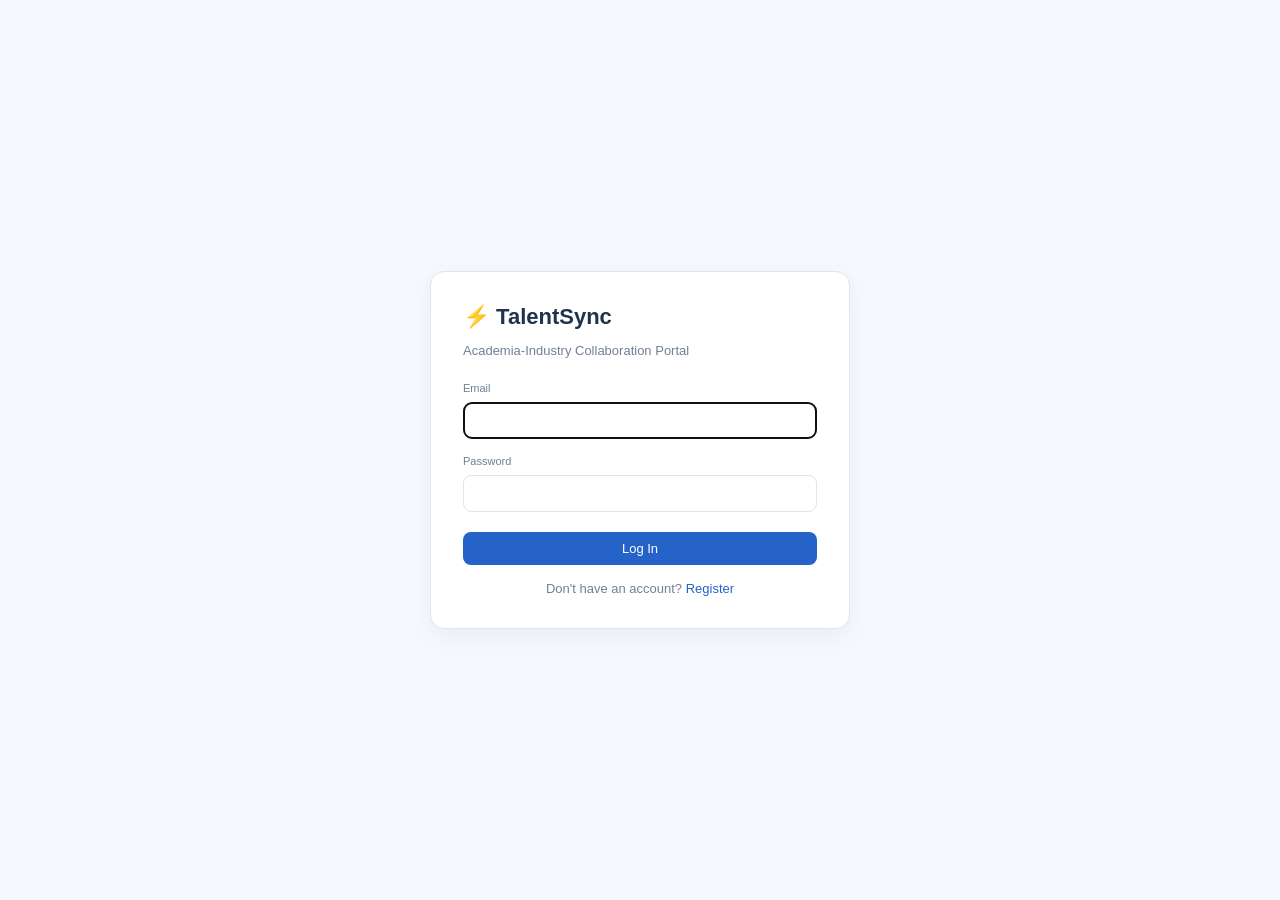
<file: index.html>
<!doctype html>
<html lang="en">
  <head>
    <meta charset="UTF-8" />
    <meta name="viewport" content="width=device-width, initial-scale=1.0" />
    <title>TalentSync</title>
    <script>
      // Single Page Apps for GitHub Pages
      // https://github.com/rafgraph/spa-github-pages
      // Restores the deep-link path that 404.html encoded into ?/ before
      // React Router reads the URL, so refreshing/opening a nested route
      // under /talentsync/ (which GitHub Pages otherwise 404s) still works.
      (function (l) {
        if (l.search[1] === "/") {
          var decoded = l.search
            .slice(1)
            .split("&")
            .map(function (s) {
              return s.replace(/~and~/g, "&");
            })
            .join("?");
          window.history.replaceState(null, null, l.pathname.slice(0, -1) + decoded + l.hash);
        }
      })(window.location);
    </script>
    <script type="module" crossorigin src="/assets/index-BMt1ziIk.js"></script>
    <link rel="stylesheet" crossorigin href="/assets/index-zBLNox9_.css">
  </head>
  <body>
    <div id="root"></div>
  </body>
</html>
</file>
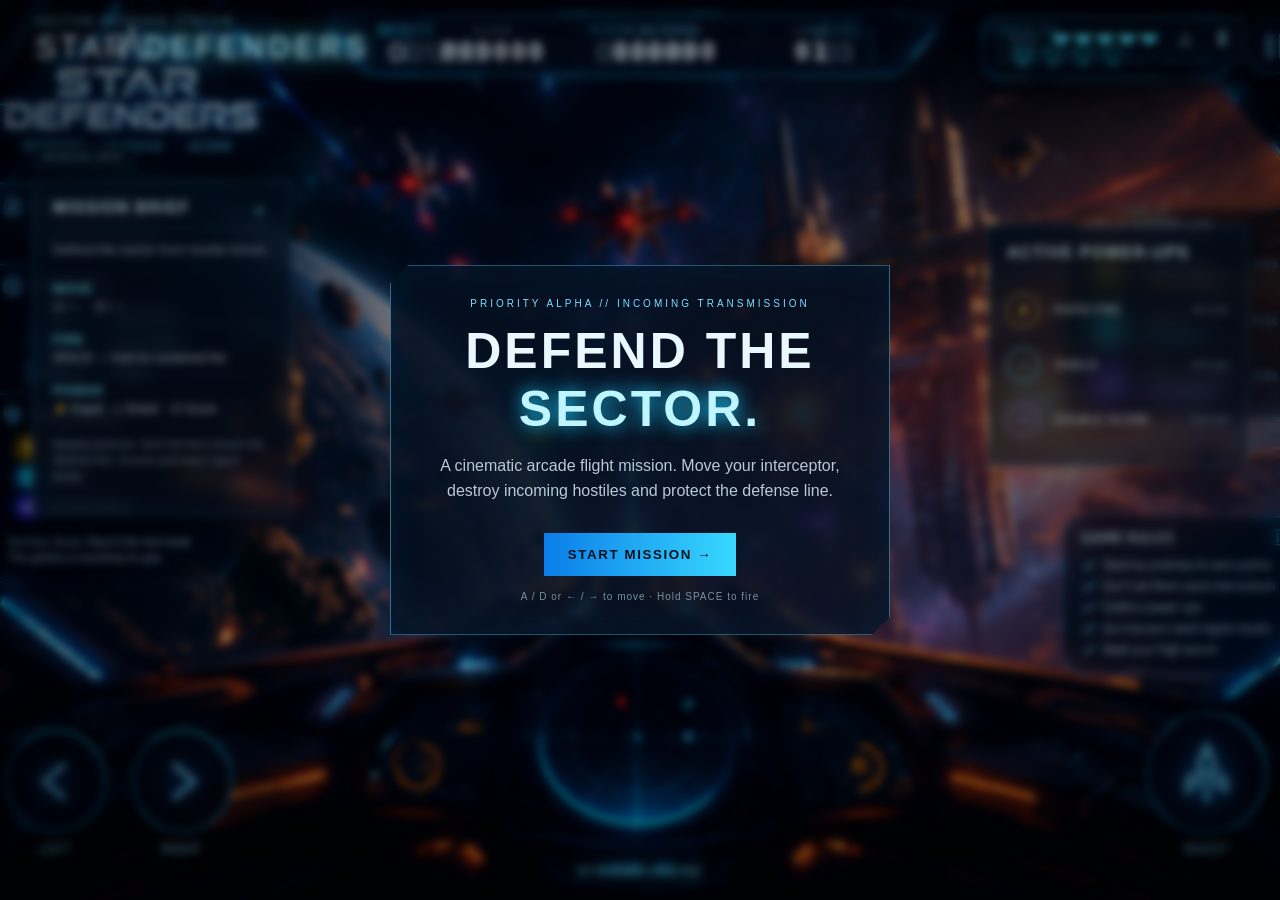
<file: star-defenders/index.html>
<!DOCTYPE html>
<html lang="en">
<head>
  <meta charset="UTF-8">
  <meta name="viewport" content="width=device-width,initial-scale=1.0">
  <title>STAR DEFENDERS</title>
  <link rel="stylesheet" href="style.css">
</head>
<body>
<div id="game">
  <div class="art"></div>
  <canvas id="fx"></canvas>
  <div class="vignette"></div>

  <header class="hud topHud">
    <div class="logoBlock">
      <span class="tiny">SECTOR DEFENSE SYSTEM</span>
      <h1>STAR <b>DEFENDERS</b></h1>
    </div>
    <div class="scoreBlock">
      <div><span>SCORE</span><strong id="score">000000</strong></div>
      <div><span>HIGH SCORE</span><strong id="high">000000</strong></div>
      <div><span>LEVEL</span><strong id="level">01</strong></div>
    </div>
    <div class="healthBlock">
      <span>HULL</span><div id="health"></div>
      <button id="sound" class="icon" title="Sound">♫</button>
      <button id="pause" class="icon" title="Pause">Ⅱ</button>
    </div>
  </header>

  <aside id="brief" class="glass brief">
    <div class="panelTitle">MISSION BRIEF <button id="closeBrief">×</button></div>
    <p>Defend the sector from hostile forces.</p>
    <div class="rule"><b>MOVE</b><span>A / ← &nbsp;&nbsp; D / →</span></div>
    <div class="rule"><b>FIRE</b><span>SPACE — hold for sustained fire</span></div>
    <div class="rule"><b>POWER</b><span>⚡ Rapid &nbsp; ◇ Shield &nbsp; ×2 Score</span></div>
    <p class="small">Destroy enemies. Don't let them breach the defense line. Survive and reach higher levels.</p>
  </aside>
  <button id="info" class="infoButton">MISSION INFO</button>

  <aside class="glass powers">
    <div class="panelTitle">ACTIVE POWER-UPS</div>
    <div class="power"><i class="rapid">⚡</i><span>RAPID FIRE</span><b id="rapidTime">OFFLINE</b></div>
    <div class="power"><i class="shield">◇</i><span>SHIELD</span><b id="shieldTime">OFFLINE</b></div>
    <div class="power"><i class="double">×2</i><span>DOUBLE SCORE</span><b id="doubleTime">OFFLINE</b></div>
  </aside>

  <div class="reticle"><span></span></div>
  <div class="status" id="status">SYSTEMS ONLINE</div>

  <div id="startScreen" class="modal">
    <div class="modalCard">
      <div class="eyebrow">PRIORITY ALPHA // INCOMING TRANSMISSION</div>
      <h2>DEFEND THE <b>SECTOR.</b></h2>
      <p>A cinematic arcade flight mission. Move your interceptor, destroy incoming hostiles and protect the defense line.</p>
      <button id="start">START MISSION <span>→</span></button>
      <div class="hint">A / D or ← / → to move · Hold SPACE to fire</div>
    </div>
  </div>

  <div id="pauseScreen" class="modal hidden">
    <div class="modalCard compact">
      <div class="eyebrow">FLIGHT SYSTEMS STANDBY</div>
      <h2>MISSION <b>PAUSED</b></h2>
      <button id="resume">RESUME MISSION <span>→</span></button>
      <button id="restartPause" class="ghost">RESTART</button>
    </div>
  </div>

  <div id="overScreen" class="modal hidden">
    <div class="modalCard compact">
      <div class="eyebrow danger">DEFENSE LINE COMPROMISED</div>
      <h2>MISSION <b>FAILED</b></h2>
      <div class="final">FINAL SCORE <strong id="finalScore">0</strong></div>
      <button id="restart">RESTART MISSION <span>↻</span></button>
    </div>
  </div>

  <div class="mobile">
    <button id="left">◀</button><button id="fire">FIRE</button><button id="right">▶</button>
  </div>
</div>
<script src="script.js"></script>
</body>
</html>
</file>
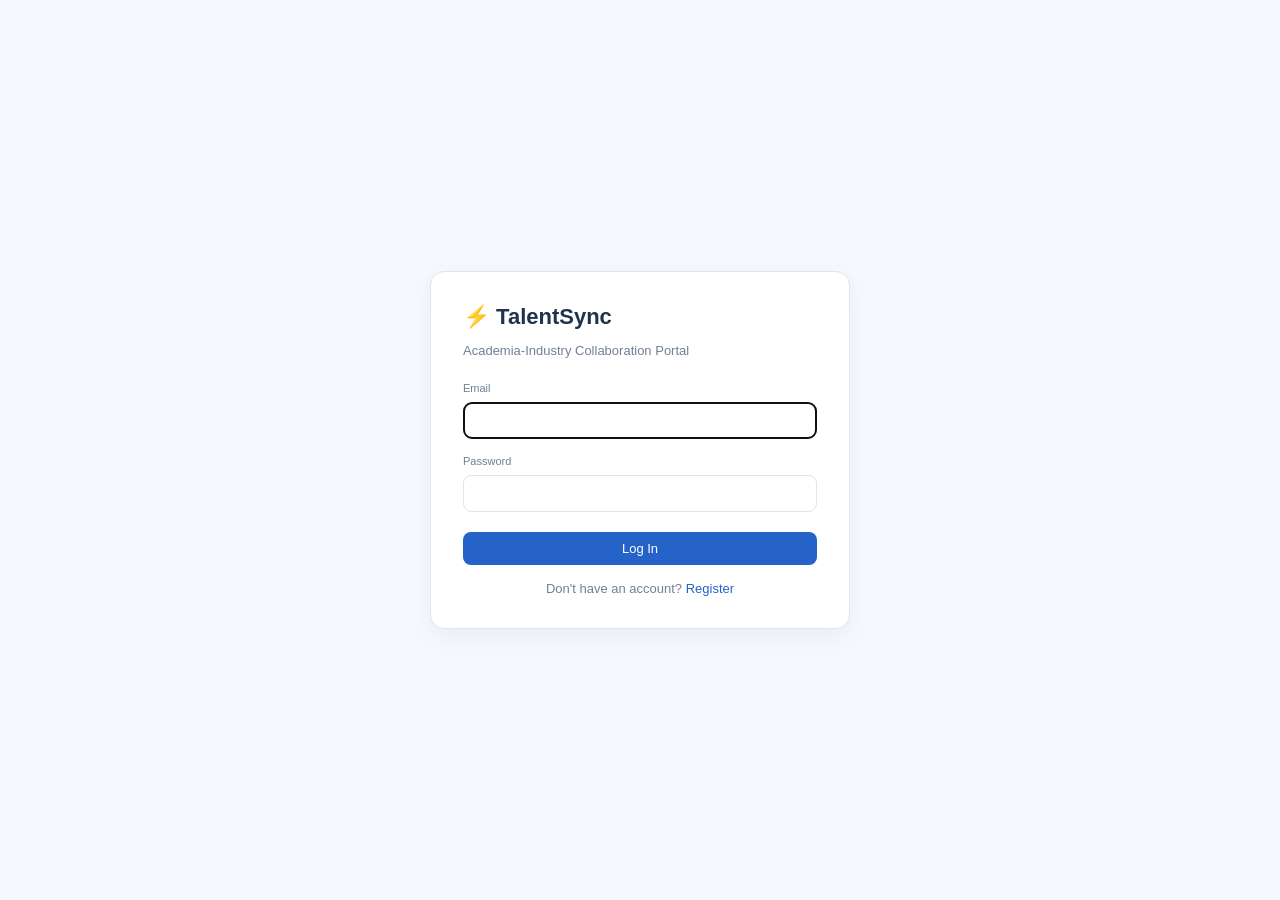
<file: talentsync/index.html>
<!doctype html>
<html lang="en">
  <head>
    <meta charset="UTF-8" />
    <meta name="viewport" content="width=device-width, initial-scale=1.0" />
    <title>TalentSync</title>
    <script>
      // Single Page Apps for GitHub Pages
      // https://github.com/rafgraph/spa-github-pages
      // Restores the deep-link path that 404.html encoded into ?/ before
      // React Router reads the URL, so refreshing/opening a nested route
      // under /talentsync/ (which GitHub Pages otherwise 404s) still works.
      (function (l) {
        if (l.search[1] === "/") {
          var decoded = l.search
            .slice(1)
            .split("&")
            .map(function (s) {
              return s.replace(/~and~/g, "&");
            })
            .join("?");
          window.history.replaceState(null, null, l.pathname.slice(0, -1) + decoded + l.hash);
        }
      })(window.location);
    </script>
    <script type="module" crossorigin src="/talentsync/assets/index-BMt1ziIk.js"></script>
    <link rel="stylesheet" crossorigin href="/talentsync/assets/index-zBLNox9_.css">
  </head>
  <body>
    <div id="root"></div>
  </body>
</html>
</file>
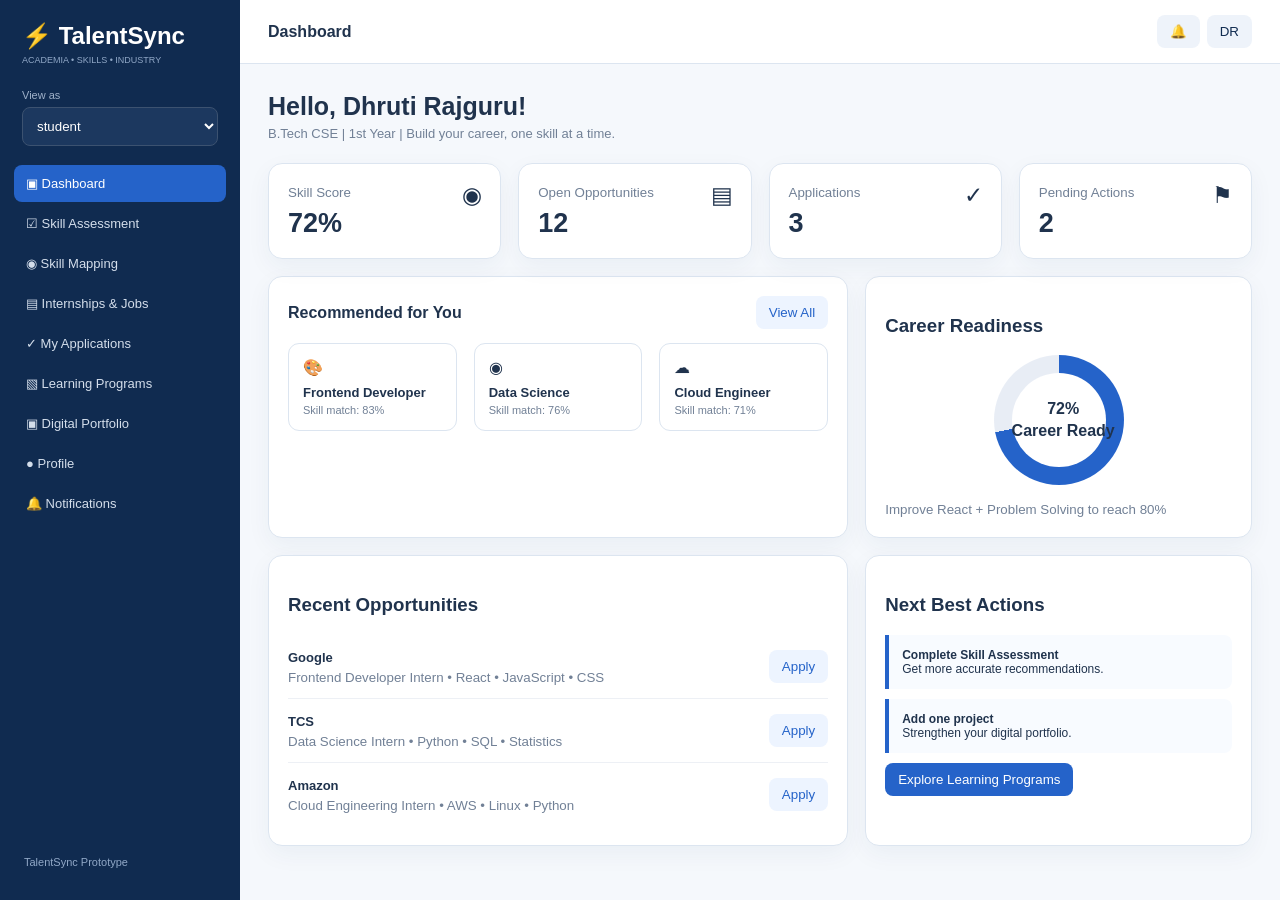
<file: version2/index.html>
<!doctype html><html><head><meta charset="utf-8"><meta name="viewport" content="width=device-width,initial-scale=1"><title>TalentSync</title><link rel="stylesheet" href="style.css"></head><body><div id="app"><aside id="side"><h2>⚡ TalentSync</h2><small>ACADEMIA • SKILLS • INDUSTRY</small><label>View as<select id="role"><option>student</option><option>academician</option><option>industry</option><option>institution</option></select></label><nav id="nav"></nav><footer>TalentSync Prototype</footer></aside><main><header><button id="menu">☰</button><b id="crumb">Dashboard</b><span><button id="bell">🔔</button><button id="user">DR</button></span></header><section id="page"></section></main></div><div id="modal" class="hide"><div><button onclick="closeModal()">×</button><article id="modalBody"></article></div></div><div id="toast"></div><script src="app.js"></script></body></html>
</file>
<file: assets/index-zBLNox9_.css>
:root{--n: #102b50;--b: #2563c9;--t: #159b83;--p: #6941c6;--bg: #f5f8fc;--bd: #dce5f0;--m: #718096}*{box-sizing:border-box}body{margin:0;font-family:Arial,Segoe UI,sans-serif;color:#20334d;background:var(--bg)}.app-shell{display:flex;min-height:100vh}.sidebar{width:240px;background:var(--n);color:#fff;padding:22px 14px;position:fixed;height:100vh;display:flex;flex-direction:column;z-index:5;transition:.2s}.sidebar h2{margin:0 8px 5px}.sidebar .brand-sub{display:block;color:#91a8c7;margin:0 8px 24px;font-size:9px}.sidebar nav a{display:block;padding:11px 12px;border-radius:8px;margin:3px 0;color:#d4deeb;font-size:13px;cursor:pointer;text-decoration:none}.sidebar nav a:hover,.sidebar nav a.on{background:var(--b);color:#fff}.sidebar footer{margin-top:auto;color:#91a8c7;font-size:11px;padding:10px}.main-area{margin-left:240px;width:calc(100% - 240px)}.topbar{height:64px;background:#fff;border-bottom:1px solid var(--bd);display:flex;align-items:center;justify-content:space-between;padding:0 28px;position:sticky;top:0;z-index:2}button{border:0;border-radius:8px;padding:9px 13px;cursor:pointer;background:var(--b);color:#fff;font-size:13px}.topbar button{background:#eef3fa;color:var(--n);margin-left:7px}#menu-toggle{display:none}.page{padding:28px;max-width:1400px;margin:auto}.title{font-size:25px;margin:0 0 5px}.sub{color:var(--m);font-size:13px;margin-bottom:22px}.grid{display:grid;gap:17px}.grid.stats{grid-template-columns:repeat(4,1fr)}.grid.two{grid-template-columns:1.2fr .8fr}.grid.three{grid-template-columns:repeat(3,1fr)}.card{background:#fff;border:1px solid var(--bd);border-radius:14px;padding:19px;box-shadow:0 8px 25px #1938600d}.stat{position:relative}.stat small,.meta{color:var(--m)}.stat strong{display:block;font-size:27px;margin-top:7px}.stat .ico{position:absolute;right:18px;top:18px;font-size:23px}.head{display:flex;justify-content:space-between;align-items:center}.head h3{margin:0;font-size:16px}.item{display:flex;justify-content:space-between;align-items:center;border-bottom:1px solid #edf0f5;padding:13px 0}.item:last-child{border:0}.item b{font-size:13px}.item small{display:block;color:var(--m);margin-top:4px}.secondary{background:#edf4ff;color:var(--b)}.tag{font-size:10px;padding:5px 8px;border-radius:20px;background:#e7f7f2;color:#13846e;display:inline-block;margin:2px}.tag.orange{background:#fff3e3;color:#b66300}.tag.red{background:#ffe9ea;color:#c9424d}.mini{border:1px solid var(--bd);border-radius:11px;padding:14px;cursor:pointer}.mini:hover{border-color:var(--b)}.mini h4{margin:8px 0 4px;font-size:13px}.mini p{font-size:11px;color:var(--m);margin:0}.donut{width:130px;height:130px;border-radius:50%;margin:15px auto;display:grid;place-items:center;position:relative}.donut:after{content:attr(data-label);white-space:pre;text-align:center;display:grid;place-items:center;width:94px;height:94px;border-radius:50%;background:#fff;font-weight:700;line-height:22px;font-size:12px}.barbox{height:210px;display:flex;align-items:end;gap:14px;padding:20px 10px 0;border-bottom:1px solid var(--bd)}.bar{flex:1;background:linear-gradient(#3b82f6,#9fc0f5);border-radius:6px 6px 0 0;position:relative}.bar small{position:absolute;bottom:-22px;width:100%;text-align:center;color:var(--m)}.q{border:1px solid var(--bd);border-radius:11px;padding:16px;margin:12px 0}.q label{display:block;padding:6px;font-size:13px}.q input{width:auto;margin-right:6px}.form-grid{display:grid;grid-template-columns:1fr 1fr;gap:15px}.field label{font-size:11px;color:var(--m)}.field.full{grid-column:1 / -1}select,input,textarea{width:100%;padding:10px;border:1px solid var(--bd);border-radius:8px;margin-top:6px;background:#fff;font-family:inherit}textarea{height:110px}.progress{height:9px;background:#e8edf5;border-radius:20px;overflow:hidden}.progress span{display:block;height:100%;background:linear-gradient(90deg,var(--b),var(--t))}.note{padding:13px;background:#f8fbff;border-left:4px solid var(--b);margin:10px 0;border-radius:0 8px 8px 0;font-size:12px}.hide{display:none!important}#toast{position:fixed;right:25px;bottom:25px;background:var(--n);color:#fff;padding:13px 18px;border-radius:8px;transform:translateY(100px);transition:.3s;z-index:20}#toast.show{transform:translateY(0)}.auth-screen{min-height:100vh;display:grid;place-items:center;background:var(--bg);padding:20px}.auth-card{background:#fff;border:1px solid var(--bd);border-radius:14px;padding:32px;width:100%;max-width:420px;box-shadow:0 8px 25px #1938600d}.auth-card h1{font-size:22px;margin:0 0 4px}.auth-card .sub{margin-bottom:20px}.auth-error{background:#ffe9ea;color:#c9424d;border-radius:8px;padding:10px 12px;font-size:12px;margin-bottom:14px}.auth-switch{text-align:center;margin-top:16px;font-size:13px;color:var(--m)}.auth-switch a{color:var(--b);cursor:pointer;text-decoration:none}@media (max-width: 850px){.sidebar{transform:translate(-100%)}.sidebar.open{transform:none}.main-area{margin:0;width:100%}#menu-toggle{display:inline-block}.grid.stats,.grid.two,.grid.three{grid-template-columns:1fr 1fr}}@media (max-width: 550px){.grid.stats,.grid.two,.grid.three,.form-grid{grid-template-columns:1fr}.page{padding:18px}.title{font-size:21px}.field.full{grid-column:auto}}
</file>
<file: star-defenders/style.css>
*{box-sizing:border-box}html,body{margin:0;width:100%;height:100%;overflow:hidden;background:#02050d;color:#e9f8ff;font-family:Inter,Segoe UI,Arial,sans-serif}
#game{position:relative;width:100vw;height:100vh;overflow:hidden;background:#02050d}
.art{position:absolute;inset:0;background:url("scene.png") center/cover no-repeat;filter:saturate(1.08) contrast(1.04);transform:scale(1.01)}
.art:after{content:"";position:absolute;inset:0;background:linear-gradient(90deg,rgba(0,5,14,.25),transparent 22%,transparent 78%,rgba(0,5,14,.2)),linear-gradient(180deg,rgba(0,0,0,.15),transparent 30%,transparent 70%,rgba(0,0,0,.3))}
#fx{position:absolute;inset:0;width:100%;height:100%;z-index:3}.vignette{position:absolute;inset:0;z-index:4;pointer-events:none;background:radial-gradient(ellipse at 50% 45%,transparent 45%,rgba(0,0,0,.26) 100%)}
.hud{position:absolute;z-index:8;pointer-events:none}.topHud{top:1.8vh;left:2.8vw;right:2.8vw;display:grid;grid-template-columns:1fr 1.35fr 1fr;align-items:start;gap:2vw}
.logoBlock{filter:drop-shadow(0 0 15px rgba(76,212,255,.35))}.tiny,.eyebrow{display:block;font-size:10px;letter-spacing:3px;color:#7edfff}.logoBlock h1{font-size:clamp(20px,2.4vw,42px);line-height:.9;letter-spacing:4px;margin:7px 0;font-weight:300}.logoBlock b,h2 b{color:#bff5ff;text-shadow:0 0 18px #1bcfff}
.scoreBlock{display:grid;grid-template-columns:1fr 1fr .7fr;background:rgba(4,15,30,.52);border:1px solid rgba(65,214,255,.45);clip-path:polygon(12px 0,calc(100% - 12px) 0,100% 12px,100% calc(100% - 12px),calc(100% - 12px) 100%,12px 100%,0 calc(100% - 12px),0 12px);box-shadow:0 0 30px rgba(0,129,255,.14),inset 0 0 25px rgba(17,120,190,.08)}
.scoreBlock div{text-align:center;padding:9px;border-right:1px solid rgba(99,221,255,.12)}.scoreBlock div:last-child{border:0}.scoreBlock span,.healthBlock>span{display:block;color:#83b9d1;font-size:9px;letter-spacing:2px}.scoreBlock strong{font-family:ui-monospace,Consolas,monospace;font-size:clamp(16px,2vw,29px);letter-spacing:2px}
.healthBlock{justify-self:end;display:flex;align-items:center;gap:8px;background:rgba(3,14,27,.58);padding:9px 10px;border:1px solid rgba(65,214,255,.38);pointer-events:auto}.healthBlock>span{margin-right:4px}#health{display:flex;gap:4px}.heart{width:18px;height:11px;clip-path:polygon(50% 100%,0 35%,0 12%,20% 0,50% 18%,80% 0,100% 12%,100% 35%);background:#183345;border:1px solid #2c6076}.heart.on{background:#4ce8ff;box-shadow:0 0 10px #4ce8ff}
.icon{background:transparent;border:0;color:#a8efff;font-size:20px;cursor:pointer;margin-left:5px}.glass{position:absolute;z-index:8;background:linear-gradient(135deg,rgba(3,15,31,.83),rgba(8,20,36,.58));border:1px solid rgba(70,214,255,.38);box-shadow:0 10px 45px rgba(0,0,0,.35),inset 0 0 35px rgba(0,117,188,.06);backdrop-filter:blur(8px)}
.brief{left:2.5vw;top:20vh;width:min(260px,26vw);padding:18px 20px;transition:.35s}.panelTitle{font-weight:700;letter-spacing:1.3px;color:#d8f9ff;border-bottom:1px solid rgba(91,221,255,.2);padding-bottom:10px;margin-bottom:10px}.panelTitle button{float:right;background:0;border:0;color:#8eeaff;font-size:19px;cursor:pointer}.brief p{font-size:13px;line-height:1.45;color:#b9cad7}.rule{display:grid;gap:4px;padding:9px 0;border-bottom:1px solid rgba(100,210,255,.09);font-size:12px}.rule b{color:#6fe8ff;letter-spacing:1px}.rule span{color:#d6e9f1}.small{font-size:11px!important;color:#8da7b6!important}.powers{right:2.5vw;top:25vh;width:min(260px,26vw);padding:18px}.power{display:grid;grid-template-columns:38px 1fr auto;gap:9px;align-items:center;padding:11px 0;border-bottom:1px solid rgba(100,210,255,.1);font-size:12px}.power:last-child{border:0}.power i{width:32px;height:32px;border-radius:50%;display:grid;place-items:center;font-style:normal;border:1px solid currentColor}.rapid{color:#ffc53f;box-shadow:0 0 12px rgba(255,197,63,.25)}.shield{color:#54edff;box-shadow:0 0 12px rgba(84,237,255,.25)}.double{color:#c881ff;box-shadow:0 0 12px rgba(200,129,255,.25)}.power b{font-size:9px;color:#7ca3b5;font-weight:500}
.infoButton{position:absolute;z-index:10;left:2.5vw;top:calc(20vh - 36px);background:rgba(3,14,27,.72);border:1px solid rgba(70,214,255,.32);color:#8eeaff;padding:7px 10px;font-size:9px;letter-spacing:1.5px;cursor:pointer}.brief.closed{opacity:0;transform:translateX(-30px);pointer-events:none}
.reticle{position:absolute;z-index:5;left:50%;top:51%;width:60px;height:60px;transform:translate(-50%,-50%);border:1px solid rgba(89,226,255,.65);border-radius:50%;pointer-events:none;box-shadow:0 0 22px rgba(52,206,255,.22)}.reticle:before,.reticle:after{content:"";position:absolute;background:#75eaff}.reticle:before{width:1px;height:80px;left:29px;top:-10px}.reticle:after{height:1px;width:80px;top:29px;left:-10px}.reticle span{position:absolute;width:6px;height:6px;border-radius:50%;background:#dffcff;left:26px;top:26px;box-shadow:0 0 12px #55eaff}
.status{position:absolute;z-index:8;bottom:2.6vh;left:50%;transform:translateX(-50%);font-size:11px;letter-spacing:2px;color:#74e8ff;text-shadow:0 0 12px #44dfff}.modal{position:absolute;z-index:30;inset:0;display:grid;place-items:center;background:rgba(0,4,11,.36);backdrop-filter:blur(4px);transition:.3s}.hidden{opacity:0;pointer-events:none}.modalCard{width:min(500px,90vw);padding:32px;background:linear-gradient(135deg,rgba(3,15,31,.91),rgba(8,18,35,.86));border:1px solid rgba(91,226,255,.45);box-shadow:0 0 80px rgba(0,0,0,.65),inset 0 0 40px rgba(0,124,220,.08);clip-path:polygon(18px 0,100% 0,100% calc(100% - 18px),calc(100% - 18px) 100%,0 100%,0 18px);text-align:center}.modalCard h2{font-size:clamp(28px,4vw,50px);letter-spacing:3px;margin:13px 0}.modalCard p{color:#b9c9d5;line-height:1.55}.modal button{margin-top:13px;background:linear-gradient(90deg,#0b7ee9,#38d8ff);border:0;color:#02111b;font-weight:800;letter-spacing:1.6px;padding:14px 24px;cursor:pointer;transition:.2s}.modal button:hover{transform:translateY(-2px);box-shadow:0 0 25px rgba(72,224,255,.45)}.modal .ghost{background:transparent;color:#a8eaff;border:1px solid rgba(94,225,255,.35);margin-left:8px}.hint{font-size:10px;color:#7392a4;margin-top:15px;letter-spacing:1px}.compact{width:min(390px,88vw)}.final{margin:18px 0;color:#93b5c5;font-size:12px;letter-spacing:2px}.final strong{display:block;color:#fff;font-size:42px;margin-top:8px}.danger{color:#ff9b75}
.mobile{display:none;position:absolute;z-index:12;bottom:2.2vh;left:50%;transform:translateX(-50%);gap:14px}.mobile button{width:64px;height:54px;border-radius:50%;background:rgba(4,19,35,.8);border:1px solid rgba(89,226,255,.55);color:#9cefff;font-weight:700}.mobile #fire{width:82px;border-color:#ff9c4b;color:#ffd4a6}
@media(max-width:760px){.topHud{left:2vw;right:2vw;grid-template-columns:1fr auto}.scoreBlock{order:3;grid-column:1/-1}.scoreBlock strong{font-size:15px}.logoBlock h1{font-size:20px}.powers{display:none}.brief{width:80vw;top:18vh}.infoButton{top:14vh}.mobile{display:flex}.status{bottom:9vh}.reticle{top:48%}.healthBlock{padding:6px}.heart{width:14px}.art{background-position:center}.modalCard{padding:25px}}
</file>
<file: talentsync/assets/index-zBLNox9_.css>
:root{--n: #102b50;--b: #2563c9;--t: #159b83;--p: #6941c6;--bg: #f5f8fc;--bd: #dce5f0;--m: #718096}*{box-sizing:border-box}body{margin:0;font-family:Arial,Segoe UI,sans-serif;color:#20334d;background:var(--bg)}.app-shell{display:flex;min-height:100vh}.sidebar{width:240px;background:var(--n);color:#fff;padding:22px 14px;position:fixed;height:100vh;display:flex;flex-direction:column;z-index:5;transition:.2s}.sidebar h2{margin:0 8px 5px}.sidebar .brand-sub{display:block;color:#91a8c7;margin:0 8px 24px;font-size:9px}.sidebar nav a{display:block;padding:11px 12px;border-radius:8px;margin:3px 0;color:#d4deeb;font-size:13px;cursor:pointer;text-decoration:none}.sidebar nav a:hover,.sidebar nav a.on{background:var(--b);color:#fff}.sidebar footer{margin-top:auto;color:#91a8c7;font-size:11px;padding:10px}.main-area{margin-left:240px;width:calc(100% - 240px)}.topbar{height:64px;background:#fff;border-bottom:1px solid var(--bd);display:flex;align-items:center;justify-content:space-between;padding:0 28px;position:sticky;top:0;z-index:2}button{border:0;border-radius:8px;padding:9px 13px;cursor:pointer;background:var(--b);color:#fff;font-size:13px}.topbar button{background:#eef3fa;color:var(--n);margin-left:7px}#menu-toggle{display:none}.page{padding:28px;max-width:1400px;margin:auto}.title{font-size:25px;margin:0 0 5px}.sub{color:var(--m);font-size:13px;margin-bottom:22px}.grid{display:grid;gap:17px}.grid.stats{grid-template-columns:repeat(4,1fr)}.grid.two{grid-template-columns:1.2fr .8fr}.grid.three{grid-template-columns:repeat(3,1fr)}.card{background:#fff;border:1px solid var(--bd);border-radius:14px;padding:19px;box-shadow:0 8px 25px #1938600d}.stat{position:relative}.stat small,.meta{color:var(--m)}.stat strong{display:block;font-size:27px;margin-top:7px}.stat .ico{position:absolute;right:18px;top:18px;font-size:23px}.head{display:flex;justify-content:space-between;align-items:center}.head h3{margin:0;font-size:16px}.item{display:flex;justify-content:space-between;align-items:center;border-bottom:1px solid #edf0f5;padding:13px 0}.item:last-child{border:0}.item b{font-size:13px}.item small{display:block;color:var(--m);margin-top:4px}.secondary{background:#edf4ff;color:var(--b)}.tag{font-size:10px;padding:5px 8px;border-radius:20px;background:#e7f7f2;color:#13846e;display:inline-block;margin:2px}.tag.orange{background:#fff3e3;color:#b66300}.tag.red{background:#ffe9ea;color:#c9424d}.mini{border:1px solid var(--bd);border-radius:11px;padding:14px;cursor:pointer}.mini:hover{border-color:var(--b)}.mini h4{margin:8px 0 4px;font-size:13px}.mini p{font-size:11px;color:var(--m);margin:0}.donut{width:130px;height:130px;border-radius:50%;margin:15px auto;display:grid;place-items:center;position:relative}.donut:after{content:attr(data-label);white-space:pre;text-align:center;display:grid;place-items:center;width:94px;height:94px;border-radius:50%;background:#fff;font-weight:700;line-height:22px;font-size:12px}.barbox{height:210px;display:flex;align-items:end;gap:14px;padding:20px 10px 0;border-bottom:1px solid var(--bd)}.bar{flex:1;background:linear-gradient(#3b82f6,#9fc0f5);border-radius:6px 6px 0 0;position:relative}.bar small{position:absolute;bottom:-22px;width:100%;text-align:center;color:var(--m)}.q{border:1px solid var(--bd);border-radius:11px;padding:16px;margin:12px 0}.q label{display:block;padding:6px;font-size:13px}.q input{width:auto;margin-right:6px}.form-grid{display:grid;grid-template-columns:1fr 1fr;gap:15px}.field label{font-size:11px;color:var(--m)}.field.full{grid-column:1 / -1}select,input,textarea{width:100%;padding:10px;border:1px solid var(--bd);border-radius:8px;margin-top:6px;background:#fff;font-family:inherit}textarea{height:110px}.progress{height:9px;background:#e8edf5;border-radius:20px;overflow:hidden}.progress span{display:block;height:100%;background:linear-gradient(90deg,var(--b),var(--t))}.note{padding:13px;background:#f8fbff;border-left:4px solid var(--b);margin:10px 0;border-radius:0 8px 8px 0;font-size:12px}.hide{display:none!important}#toast{position:fixed;right:25px;bottom:25px;background:var(--n);color:#fff;padding:13px 18px;border-radius:8px;transform:translateY(100px);transition:.3s;z-index:20}#toast.show{transform:translateY(0)}.auth-screen{min-height:100vh;display:grid;place-items:center;background:var(--bg);padding:20px}.auth-card{background:#fff;border:1px solid var(--bd);border-radius:14px;padding:32px;width:100%;max-width:420px;box-shadow:0 8px 25px #1938600d}.auth-card h1{font-size:22px;margin:0 0 4px}.auth-card .sub{margin-bottom:20px}.auth-error{background:#ffe9ea;color:#c9424d;border-radius:8px;padding:10px 12px;font-size:12px;margin-bottom:14px}.auth-switch{text-align:center;margin-top:16px;font-size:13px;color:var(--m)}.auth-switch a{color:var(--b);cursor:pointer;text-decoration:none}@media (max-width: 850px){.sidebar{transform:translate(-100%)}.sidebar.open{transform:none}.main-area{margin:0;width:100%}#menu-toggle{display:inline-block}.grid.stats,.grid.two,.grid.three{grid-template-columns:1fr 1fr}}@media (max-width: 550px){.grid.stats,.grid.two,.grid.three,.form-grid{grid-template-columns:1fr}.page{padding:18px}.title{font-size:21px}.field.full{grid-column:auto}}
</file>
<file: version2/style.css>
:root{--n:#102b50;--b:#2563c9;--t:#159b83;--p:#6941c6;--bg:#f5f8fc;--bd:#dce5f0;--m:#718096}*{box-sizing:border-box}body{margin:0;font-family:Arial,Segoe UI,sans-serif;color:#20334d;background:var(--bg)}#app{display:flex;min-height:100vh}aside{width:240px;background:var(--n);color:#fff;padding:22px 14px;position:fixed;height:100vh;display:flex;flex-direction:column}aside h2{margin:0 8px 5px}aside small{color:#91a8c7;margin:0 8px 24px;font-size:9px}aside label{font-size:11px;color:#9fb1c9;padding:0 8px 16px}select,input,textarea{width:100%;padding:10px;border:1px solid var(--bd);border-radius:8px;margin-top:6px;background:#fff}aside select{background:#1c385f;color:#fff;border-color:#3c5270}nav div{padding:11px 12px;border-radius:8px;margin:3px 0;color:#d4deeb;font-size:13px;cursor:pointer}nav div:hover,nav .on{background:var(--b);color:#fff}aside footer{margin-top:auto;color:#91a8c7;font-size:11px;padding:10px}main{margin-left:240px;width:calc(100% - 240px)}header{height:64px;background:#fff;border-bottom:1px solid var(--bd);display:flex;align-items:center;justify-content:space-between;padding:0 28px;position:sticky;top:0;z-index:2}button{border:0;border-radius:8px;padding:9px 13px;cursor:pointer;background:var(--b);color:#fff}header button{background:#eef3fa;color:var(--n);margin-left:7px}#page{padding:28px;max-width:1400px;margin:auto}.title{font-size:25px;margin:0 0 5px}.sub{color:var(--m);font-size:13px;margin-bottom:22px}.grid{display:grid;gap:17px}.stats{grid-template-columns:repeat(4,1fr)}.two{grid-template-columns:1.2fr .8fr}.three{grid-template-columns:repeat(3,1fr)}.card{background:#fff;border:1px solid var(--bd);border-radius:14px;padding:19px;box-shadow:0 8px 25px #1938600d}.stat{position:relative}.stat small,.meta{color:var(--m)}.stat strong{display:block;font-size:27px;margin-top:7px}.ico{position:absolute;right:18px;top:18px;font-size:23px}.head{display:flex;justify-content:space-between;align-items:center}.head h3{margin:0;font-size:16px}.item{display:flex;justify-content:space-between;align-items:center;border-bottom:1px solid #edf0f5;padding:13px 0}.item:last-child{border:0}.item b{font-size:13px}.item small{display:block;color:var(--m);margin-top:4px}.secondary{background:#edf4ff;color:var(--b)}.tag{font-size:10px;padding:5px 8px;border-radius:20px;background:#e7f7f2;color:#13846e}.orange{background:#fff3e3;color:#b66300}.red{background:#ffe9ea;color:#c9424d}.mini{border:1px solid var(--bd);border-radius:11px;padding:14px;cursor:pointer}.mini:hover{border-color:var(--b)}.mini h4{margin:8px 0 4px;font-size:13px}.mini p{font-size:11px;color:var(--m);margin:0}.donut{width:130px;height:130px;border-radius:50%;background:conic-gradient(var(--b) 0 72%,#e8edf5 72%);margin:15px auto;display:grid;place-items:center}.donut:after{content:'72%\A Career Ready';white-space:pre;text-align:center;display:grid;place-items:center;width:94px;height:94px;border-radius:50%;background:#fff;font-weight:bold;line-height:22px}.barbox{height:210px;display:flex;align-items:end;gap:14px;padding:20px 10px 0;border-bottom:1px solid var(--bd)}.bar{flex:1;background:linear-gradient(#3b82f6,#9fc0f5);border-radius:6px 6px 0 0;position:relative}.bar small{position:absolute;bottom:-22px;width:100%;text-align:center;color:var(--m)}.q{border:1px solid var(--bd);border-radius:11px;padding:16px;margin:12px 0}.q label{display:block;padding:6px;font-size:13px}.q input{width:auto;margin-right:6px}.form{display:grid;grid-template-columns:1fr 1fr;gap:15px}.field label{font-size:11px;color:var(--m)}textarea{height:110px}.full{grid-column:1/-1}.progress{height:9px;background:#e8edf5;border-radius:20px;overflow:hidden}.progress span{display:block;height:100%;background:linear-gradient(90deg,var(--b),var(--t))}.note{padding:13px;background:#f8fbff;border-left:4px solid var(--b);margin:10px 0;border-radius:0 8px 8px 0;font-size:12px}.hide{display:none!important}#modal{position:fixed;inset:0;background:#102b5080;z-index:10;display:grid;place-items:center;padding:20px}#modal>div{background:#fff;border-radius:14px;padding:25px;max-width:600px;width:100%}#modal>div>button{float:right;background:none;color:#20334d;font-size:24px}#toast{position:fixed;right:25px;bottom:25px;background:var(--n);color:#fff;padding:13px 18px;border-radius:8px;transform:translateY(100px);transition:.3s}.show{transform:translateY(0)!important}#menu{display:none}@media(max-width:850px){aside{transform:translateX(-100%);transition:.2s;z-index:5}aside.open{transform:none}main{margin:0;width:100%}#menu{display:inline-block}.stats,.two,.three{grid-template-columns:1fr 1fr}}@media(max-width:550px){.stats,.two,.three,.form{grid-template-columns:1fr}#page{padding:18px}.title{font-size:21px}.full{grid-column:auto}}
</file>
